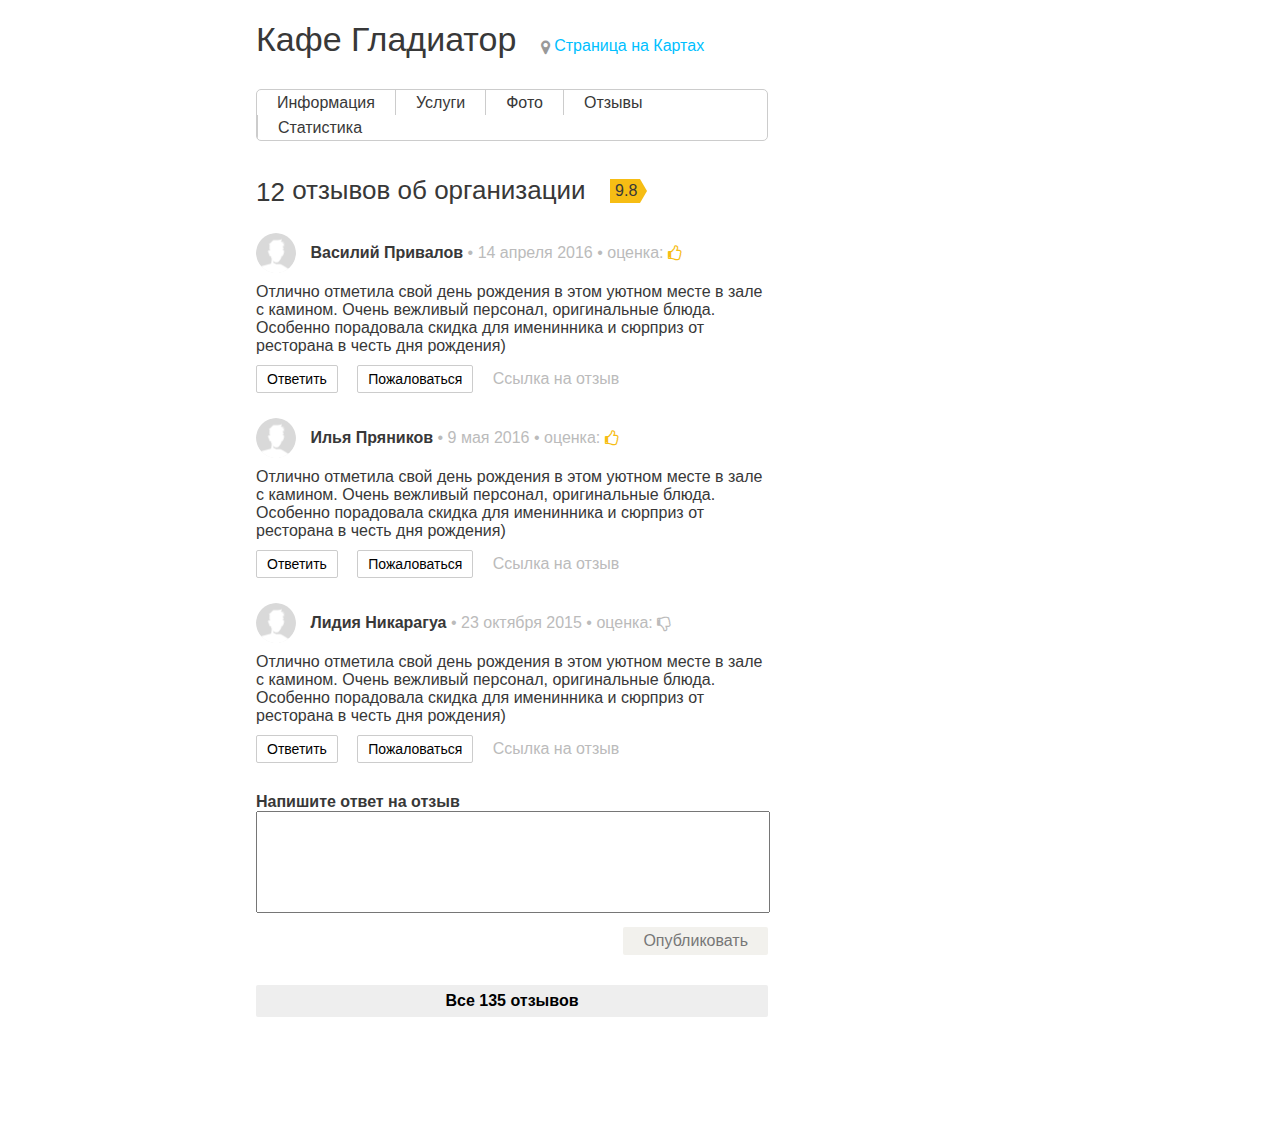
<file: homework1/Айсель Шерфединова/index.html>
<!DOCTYPE html>
<html lang="en">
<head>
	<meta charset="UTF-8">
	<title>Document</title>
	<link rel="stylesheet" href="css/font-awesome.min.css">
	<style>
		* {
			font-size: 100%;

			margin: 0;
			padding: 0;
		}
		a {
			text-decoration: none;
		}
		ul {
			list-style-type: none;
		}

		body {
			font-family: Arial,Helvetica,sans-serif;
			font-size: 16px;

			color: #383838;
			background: #fff;
		}

		.all-wrap {
			width: 40%;
			margin: 20px 0 100px 20%;
		}
		header h1 {
			font-size: 34px;
			font-weight: 500;

			display: inline-block;

			color: #383838;
		}
		.go-to-map {
			margin-left: 20px;

			color: #00bfff;
		}
		.go-to-map i {
			color: #999;
		}
		header nav {
			display: inline-block;
			overflow: hidden;

			margin: 30px 0;

			border: 1px solid #ccc;
			border-radius: 5px;
		}
		header nav li {
			float: left;

			border-left: 1px solid #ccc;
		}
		header nav li:first-child {
			border-left: none;
		}
		header nav li a {
			line-height: 25px;

			display: block;

			height: 25px;
			padding: 0 20px;

			color: #383838;
		}
		header nav li a:hover {
			background: #feeaa3;
		}


		.comments h2 {
			font-size: 26px;
			font-weight: 500;

			display: inline-block;

			vertical-align: middle;
		}
		.rating {
			position: relative;

			display: inline-block;

			margin-left: 20px;
			padding: 3px 10px 3px 5px;

			vertical-align: middle;

			background: #f6bd14;
		}
		.rating:before {
			position: absolute;
			top: 0;
			right: 0;

			content: '';

			border-top: 12px solid #fff;
			border-left: 7px solid #f6bd14;
		}
		.rating:after {
			position: absolute;
			right: 0;
			bottom: 0;

			content: '';

			border-bottom: 12px solid #fff;
			border-left: 7px solid #f6bd14;
		}
		article {
			margin-top: 25px;
		}
		article a {
			color: #bbb;
		}
		article header {
			height: 40px;

			color: #bbb;
		}
		article header  a, span, time, i, img {
			vertical-align: middle;
		}
		.user-img {
			width: 40px;
			height: 40px;
			margin-right: 10px;

			border-radius: 50%;
		}
		.username {
			font-weight: 600;

			color: #383838;
		}
		.like-icon{
			color:#f6bd14;
		}
		article main p {
			margin: 10px 0;
		}
		article button {
			font-size: 14px;

			padding: 5px 10px;

			border: 1px solid #ccc;
			border-radius: 2px;
			background: #fff;
		}
		article button:hover {
			background: #feeaa3;
		}

		button:focus {
			outline: none;
		}
		.complain-button {
			margin: 0 15px;
		}

		.reply-form {
			margin-top: 30px;
		}
		.reply-form  h1 {
			font-weight: 600;
		}
		.reply-form textarea {
			overflow: auto;

			width: 100%;
			height: 100px;

			resize: none;
		}
		.reply-form input {
			float: right;

			margin-top: 10px;
			padding: 5px 20px;

			color: #777;
			border: none;
			border-radius: 2px;
			background: #f2f1ed;
		}

		.show-all-comment {
			font-weight: 600;

			width: 100%;
			margin: 30px 0;
			padding: 7px 0;

			border: none;
			border-radius: 2px;
			background: #eee;
		}
		.show-all-comment:hover {
			background: #feeaa3;
		}

	</style>
</head>
<body>
	<div class="all-wrap">
		<header>
			<h1>Кафе Гладиатор</h1>
			<a class="go-to-map " href="#">
				<i class="fa fa-map-marker" aria-hidden="true"></i>
				Страница на Картах
			</a>
			<nav>
				<ul>
					<li><a href="#">Информация</a></li>
					<li><a href="#">Услуги</a></li>
					<li><a href="#">Фото</a></li>
					<li><a href="#">Отзывы</a></li>
					<li><a href="#">Статистика</a></li>
				</ul>
			</nav>
		</header>

		<div class="comments">
			<h2><span>12</span> отзывов об организации</h2>
			<div class="rating">9.8</div>				

			<article>
				<header>
					<a href="#">
						<img class="user-img" src="img.png" alt="">
					</a>
					<span class="username">Василий Привалов</span>
					<time>• 14 апреля 2016 •</time>
					<span>оценка:</span>
					<i class="like-icon fa fa-thumbs-o-up" aria-hidden="true"></i>
				</header>
				<main>
					<p> Отлично отметила свой день рождения в этом уютном месте в зале с камином. Очень вежливый персонал, оригинальные блюда. Особенно порадовала скидка для именинника и сюрприз от ресторана в честь дня рождения) </p>
					<button class="reply-button">Ответить</button>
					<button class="complain-button">Пожаловаться</button>
					<a href="#">Ссылка на отзыв</a>
				</main>	
			</article>


			<article>
				<header>
					<a href="#">
						<img class="user-img" src="img.png" alt="">	
					</a>
					<span class="username">Илья Пряников</span>
					<time>• 9 мая 2016 •</time>
					<span>оценка:</span>
					<i class="like-icon fa fa-thumbs-o-up" aria-hidden="true"></i>
				</header>
				<main>
					<p> Отлично отметила свой день рождения в этом уютном месте в зале с камином. Очень вежливый персонал, оригинальные блюда. Особенно порадовала скидка для именинника и сюрприз от ресторана в честь дня рождения) </p>
					<button class="reply-button">Ответить</button>
					<button class="complain-button">Пожаловаться</button>
					<a href="#">Ссылка на отзыв</a>
				</main>				
			</article>


			<article>
				<header>
					<a href="#">
						<img class="user-img" src="img.png" alt="">
					</a>
					<span class="username">Лидия Никарагуа</span>
					<time>• 23 октября 2015 •</time>
					<span>оценка:</span>
					<i class="fa fa-thumbs-o-down" aria-hidden="true"></i>
				</header>
				<main>
					<p> Отлично отметила свой день рождения в этом уютном месте в зале с камином. Очень вежливый персонал, оригинальные блюда. Особенно порадовала скидка для именинника и сюрприз от ресторана в честь дня рождения) </p>
					<button class="reply-button">Ответить</button>
					<button class="complain-button">Пожаловаться</button>
					<a href="#">Ссылка на отзыв</a>
				</main>					
				<div class="reply-form">
					<form action="">
						<h1>Напишите ответ на отзыв</h1>
						<p><textarea></textarea></p>
						<p><input type="submit" value="Опубликовать"></p>
					</form>
				</div>			
			</article>
			
			<button class="show-all-comment">Все 135 отзывов</button>
		</div>
	</div>	
</body>
</html>
</file>
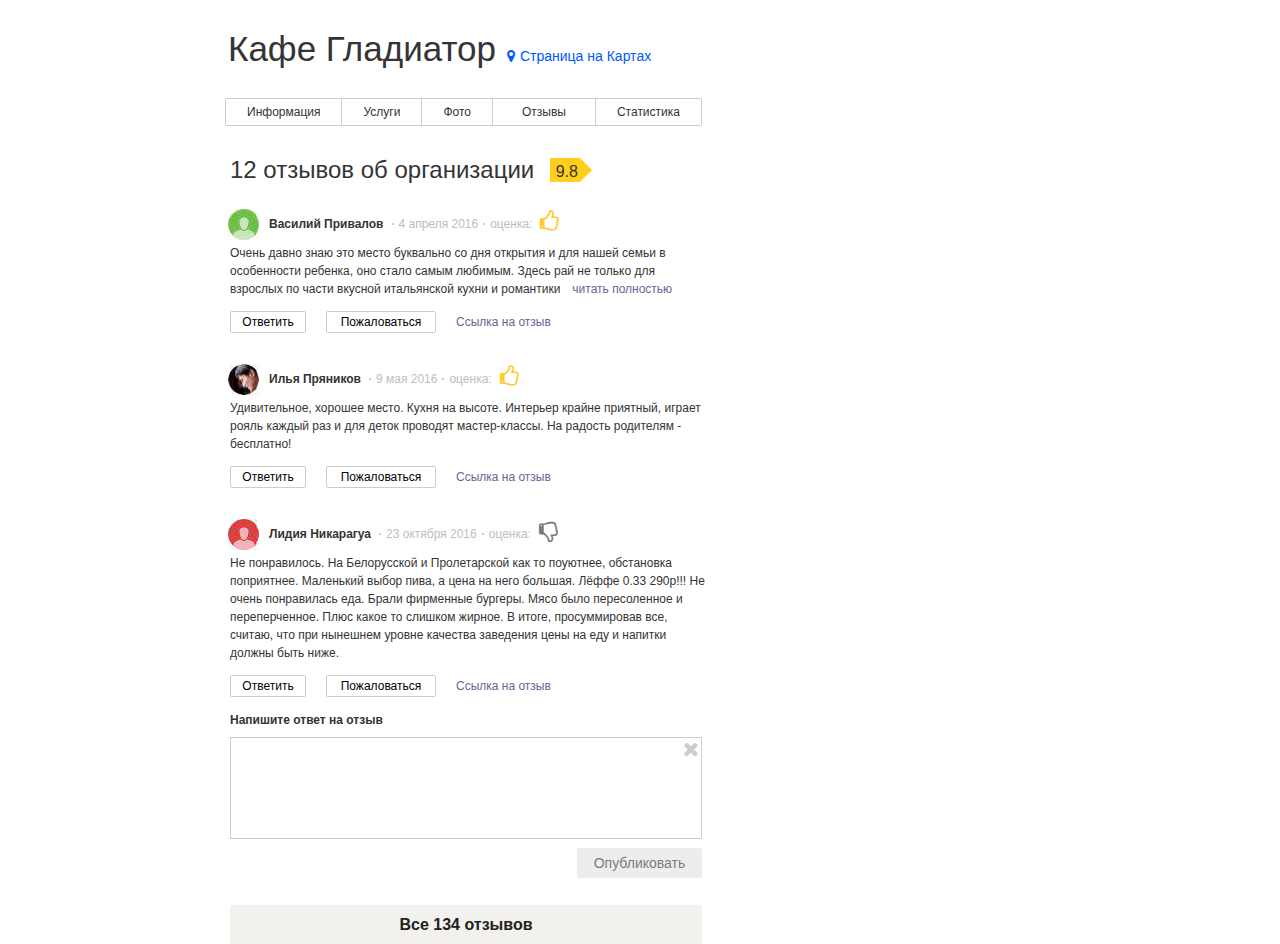
<file: homework1/Брунс Роман/index.html>
<!DOCTYPE html>
<html>
    <head>
        <meta charset="utf-8">
        <title>123</title>
        <link rel="stylesheet" href="font-awesome-4.7.0/css/font-awesome.min.css">
        <style>
            * {
                padding: 0;
                margin: 0;
                font-size: 0;
            }
            
            html {
                height: 100%;
            }
            
            input {
                outline:none;
            }
            
            body {
                height: 100%;
                font-family: Helvetica, sans-serif;
                color: #343434;
            }
            
            a, h1, h2, p {
                text-decoration: none;
                font-size: 14px;
                color: #343434;
            }
            
            /*********HEADER***********/
            
            h1 {
                display: inline-block;
                font-weight: 500;
                font-size: 35px;
                margin: 29px 11px 29px 3px;
            }
                        
            .fa-map-marker {
                margin-right: 5px;
            }
            
            #content .map {
                font-size: 14px;
                color: #0058ff;
            }

            #content {
                width: 480px;
                margin-left: 225px;
                height: 100%;
            }
            
            nav {
                width: 100%;
                height: 28px;
            }
            
            nav ul li {
                float: left;
                list-style: none;
                border-top: 1px solid #cccccc;
                border-right: 1px solid #cccccc;
                border-bottom: 1px solid #cccccc;
            }
            
            nav ul li:first-child {
                border: 1px solid #cccccc;
                border-top-left-radius: 2px;
                border-bottom-left-radius: 2px;
            }
            
            nav ul li:last-child {
                border-top: 1px solid #cccccc;
                border-right: 1px solid #cccccc;
                border-bottom: 1px solid #cccccc;
                border-top-right-radius: 2px;
                border-bottom-right-radius: 2px;
            }
            
            nav ul li a {
                display: block;
                font-size: 12px;
                padding: 6px 21px 6px 21px;
            }
            
            #review {
                padding: 6px 29px 6px 29px;
            }
            
            nav ul li a:active {
                background: #feeaa1;
            }
            
            /******Organization******/
            
            h2 {
                display: inline-block;
                float: left;
                font-weight: 100;
                font-size: 24px;
                margin-top: 30px;
                margin-left: 5px;
            }
            
            #icon_1 {
                display: table;
                float: left;
                width: 30px;
                height: 24px;
                background: #ffcf1b;
                margin-left: 16px;
                margin-top: 32px;
            }
            
            #icon_2 {
                /*display: block;*/
                float: left;
                margin-top: 32px;
                border-color: transparent transparent transparent #ffcf1b; 
                border-style: solid; 
                border-width: 12px 12px 12px 12px; 
            }
            
            #icon_1 p {
                display: table-cell;
                vertical-align: middle;
                text-align: center;
                padding-top: 3px;
                padding-left: 3px;
                font-size: 16px;
            }
            
            /******Coment*******/
            
            .comment_block {
                display: inline-block;
                width: 100%;
                margin-top: 25px;
                margin-bottom: 6px;
                /*background: red;*/
            }
            
            .comment_avatar {
                float: left;
                width: 31px;
                height: 31px;
                margin-left: 3px;
            }
            
            .comment_name {
                float: left;
                font-size: 12px;
                font-weight: 600;
                padding-left: 10px;
                padding-right: 3px;
                line-height: 31px;
            }
            
            .comment_point {
                width: 2px;
                height: 2px;
                border-radius: 50%;
                background: #bdbdbd;
                float: left;
                margin-top: 14px;
                margin-left: 5px;
            }
            
            .comment_date {
                float: left;
                color: #bdbdbd;
                padding-left: 5px;
                line-height: 31px;
                font-size: 12px;
            }
            
            .like {
                float: left;
                width: 21px;
                height: 21px;
                font-size: 22px;
                line-height: 26px;
                padding-left: 8px;
                color: #ffca2a;
                
            }
            
            .dislike {
                float: left;
                width: 21px;
                height: 21px;
                font-size: 22px;
                line-height: 26px;
                padding-left: 8px;
                color: #797979;
            }
            
            .comment_text {
                padding-top: 35px;
                padding-left: 5px;
                font-size: 12px;
                /*font-weight: bold;*/
                line-height: 18px;
            }
            
            .more_reading {
                padding-left: 12px;
                font-size: 12px;
                /*font-weight: normal;*/
                color: #6a6396;
            }
            
            .comment_button_answer:active, .comment_button_report:active {
                background: #feeaa1;
            }
            
            .comment_button_answer {
                width: 76px;
                margin-left: 5px;
                height: 22px;
                font-size: 12px;
                margin-top: 13px;
                background: white;
                border: 1px solid #cccccc;
                border-radius: 2px;
            }
            
            .comment_button_report {
                width: 110px;
                margin-left: 20px;
                height: 22px;
                font-size: 12px;
                margin-top: 13px;
                background: white;
                border: 1px solid #cccccc;
                border-radius: 2px;
            }
            
            .comment_link {
                font-size: 12px;
                padding: 20px;
                color: #6a6396;
            }
            
            .comment_review {
                font-weight: 600;
                margin-left: 5px;
                margin-top: 10px;
                font-size: 12px;
            }
            
            .comment {
                width: 470px;
                height: 100px;
                margin-top: 10px;
                margin-left: 5px;
                /*margin-right: 5px;*/
                background: white;
                border-color: #cccccc;
                resize: none;
                font-size: 14px;
                outline: none;
            }
            
            .fa-times {
                position: relative;
                font-size: 20px;
                font-weight: 100;
                top: -100px;
                left: 458px;
                color: #cccccc;
            }
            
            .publish {
                font-size: 14px;
                color: #7c7c7c;
                width: 125px;
                height: 30px;
                margin-left: 352px;
                margin-top: -11px;
                background: #ededed;
                border: 0px;
                border-radius: 2px;
            }
            
            .publish:active {
                background: #feeaa1;
            }
            
            .all_comments {
                font-size: 16px;
                color: #22211d;
                font-weight: 600;
                /*width: 100%;*/
                width: 472px;
                height: 39px;
                margin-left: 5px;
                margin-top: 27px;
                background: #f2f1ed;
                border: 0px;
                border-radius: 2px;
            }
            
            
        </style>
    </head>
    
    <body>
        <div id="content">
            <h1>Кафе Гладиатор</h1>
            <a href="#" class="map"><i class="fa fa-map-marker" aria-hidden="true"></i>Страница на Картах</a>
            <nav>
                <ul>
                    <li><a href="#">Информация</a></li>
                    <li><a href="#">Услуги</a></li>
                    <li><a href="#">Фото</a></li>
                    <li><a href="#" id="review">Отзывы</a></li>
                    <li><a href="#">Статистика</a></li>
                </ul>
            </nav>
            <h2>12 отзывов об организации</h2>
            <div id="icon_1"><p>9.8</p></div>
            <div id="icon_2"></div>
            
            <!--Comment-->
            <div class="comment_block">
                <img src="img/img1.jpg" class="comment_avatar" alt="">
                <p class="comment_name">Василий Привалов</p>
                <div class="comment_point"></div>
                <p class="comment_date">4 апреля 2016</p>
                <div class="comment_point"></div>
                <p class="comment_date">оценка:</p>
                <p class="like"><i class="fa fa-thumbs-o-up" aria-hidden="true"></i></p>
                <p class="comment_text">Очень давно знаю это место буквально со дня открытия и для нашей семьи в особенности ребенка, оно стало самым любимым. Здесь рай не только для взрослых по части вкусной итальянской кухни и романтики<a href="#" class="more_reading">читать полностью</a></p>
                <input type="button" class="comment_button_answer" value="Ответить">
                <input type="button" class="comment_button_report" value="Пожаловаться">
                <a href="#" class="comment_link">Ссылка на отзыв</a>
            </div>
            
            <div class="comment_block">
                <img src="img/img2.jpg" class="comment_avatar" alt="">
                <p class="comment_name">Илья Пряников</p>
                <div class="comment_point"></div>
                <p class="comment_date">9 мая 2016</p>
                <div class="comment_point"></div>
                <p class="comment_date">оценка:</p>
                <p class="like"><i class="fa fa-thumbs-o-up" aria-hidden="true"></i></p>
                <p class="comment_text">Удивительное, хорошее место. Кухня на высоте. Интерьер крайне приятный, играет рояль каждый раз и для деток проводят мастер-классы. На радость родителям - бесплатно!</p>
                <input type="button" class="comment_button_answer" value="Ответить">
                <input type="button" class="comment_button_report" value="Пожаловаться">
                <a href="#" class="comment_link">Ссылка на отзыв</a>
            </div>
            
            <div class="comment_block">
                <img src="img/img3.jpg" class="comment_avatar" alt="">
                <p class="comment_name">Лидия Никарагуа</p>
                <div class="comment_point"></div>
                <p class="comment_date">23 октября 2016</p>
                <div class="comment_point"></div>
                <p class="comment_date">оценка:</p>
                <p class="dislike"><i class="fa fa-thumbs-o-down" aria-hidden="true"></i></p>
                <p class="comment_text">Не понравилось. На Белорусской и Пролетарской как то поуютнее, обстановка поприятнее. Маленький выбор пива, а цена на него большая. Лёффе 0.33 290р!!! Не очень понравилась еда. Брали фирменные бургеры. Мясо было пересоленное и переперченное. Плюс какое то слишком жирное. В итоге, просуммировав все, считаю, что при нынешнем уровне качества заведения цены на еду и напитки должны быть ниже.</p>
                <input type="button" class="comment_button_answer" value="Ответить">
                <input type="button" class="comment_button_report" value="Пожаловаться">
                <a href="#" class="comment_link">Ссылка на отзыв</a>
            </div>
            
            <p class="comment_review">Напишите ответ на отзыв</p>
            <textarea class="comment" name="" id="" cols="30" rows="10"></textarea><a href="#" class="fa fa-times" aria-hidden="true"></a>
            <input type="button" value="Опубликовать" class="publish">
            <input type="button" value="Все 134 отзывов" class="all_comments">
            
        </div>
    </body>
</html>
</file>
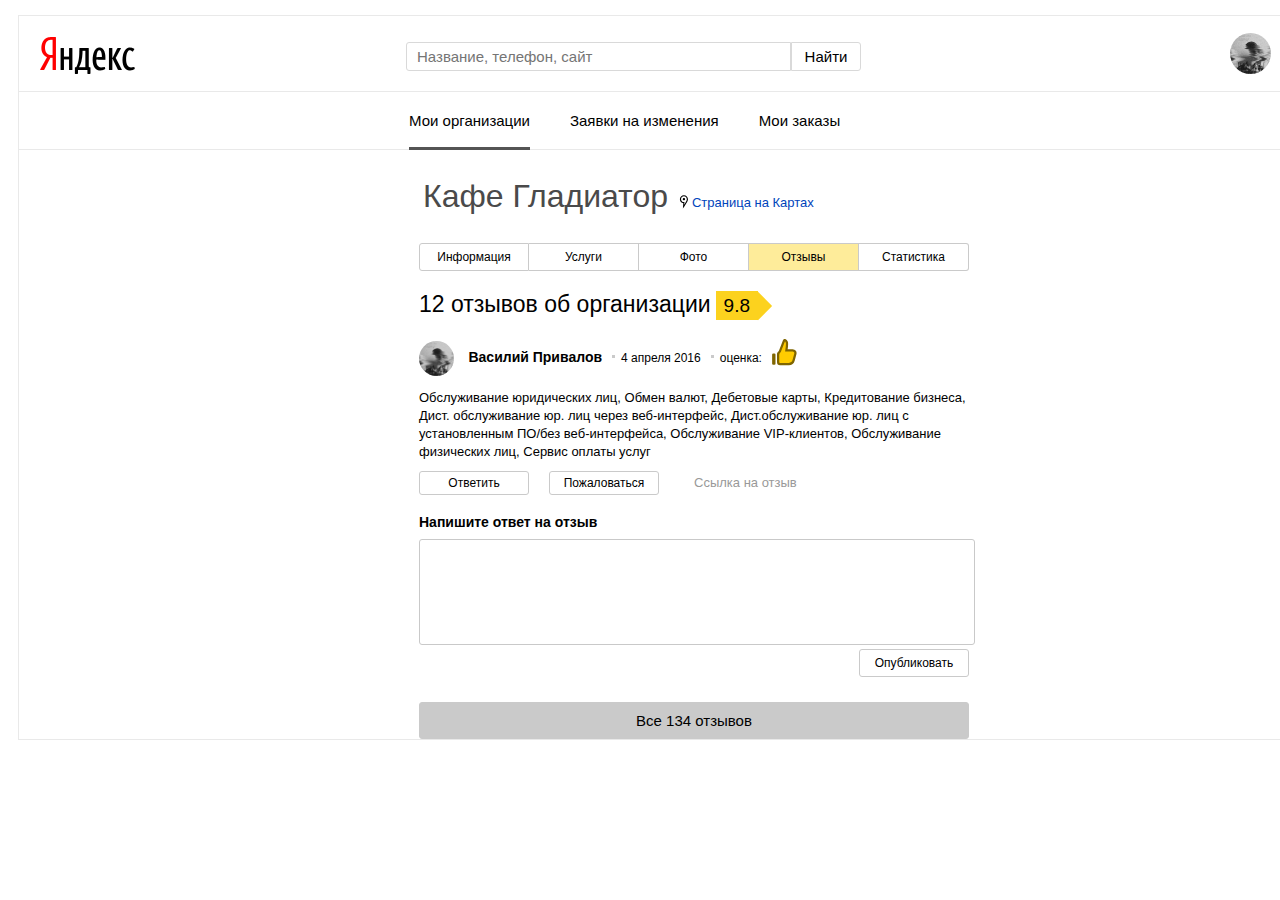
<file: homework1/Илья Дегтярёв/index.html>
<!doctype html>
<html lang="en">
<head>
    <meta charset="UTF-8">
    <meta name="viewport"
          content="width=device-width, user-scalable=no, initial-scale=1.0, maximum-scale=1.0, minimum-scale=1.0">
    <meta http-equiv="X-UA-Compatible" content="ie=edge">
    <title>Document</title>
    <link rel="stylesheet" href="style.css">
</head>
<body>
<header class="header-top">
    <a href=""><div class="header-top-logo"></div></a><!--
    --><form action="#" class="header-top-search">
        <input type="text" placeholder="Название, телефон, сайт" class="header-top-input hover"><!--
        --><button type="submit" class="header-top-btn hover">Найти</button>
    </form>
    <img src="avatar.jpg" class="header-top-avatar">
</header>
<div class="header-nav">
    <a href="#" class="header-nav-a active">Мои организации</a><!--
    --><a href="#" class="header-nav-a">Заявки на изменения</a><!--
    --><a href="#" class="header-nav-a">Мои заказы</a>
</div>
<div class="body-wrap">
<header class="header">
    <h1 class="header-title">Кафе Гладиатор</h1><!--
    --><a href="#" class="header-maplink">Страница на Картах</a>
</header>
<nav class="menu">
    <button class="menu-btn">Информация</button>
    <button class="menu-btn">Услуги</button>
    <button class="menu-btn">Фото</button>
    <button class="menu-btn active-btn">Отзывы</button>
    <button class="menu-btn">Статистика</button>
</nav>
<section class="top">
    <p class="top-title">12 отзывов об организации</p><!--
    --><figure class="top-score">9.8</figure>
</section><!--
    --><section class="feedback">
    <article class="feedback-one">
       <header class="feedback-one-name">
           <img src="avatar.jpg" class="feedback-one-name-avatar">
           <span class="feedback-one-name-username">Василий Привалов</span><!--
        --><span class="feedback-one-name-date">4 апреля 2016</span><!--
        --><span class="feedback-one-name-vote">оценка:</span><!--
           --><figure class="feedback-one-name-icon"></figure>
       </header>
       <main class="feedback-one-text">Обслуживание юридических лиц, Обмен валют, Дебетовые карты, Кредитование бизнеса, Дист. обслуживание юр. лиц через веб-интерфейс, Дист.обслуживание юр. лиц с установленным ПО/без веб-интерфейса, Обслуживание VIP-клиентов, Обслуживание физических лиц, Сервис оплаты услуг</main>
       <footer class="feedback-one-btn">
           <button class="feedback-one-btn-btn hover">Ответить</button><!--
           --><button class="feedback-one-btn-btn hover">Пожаловаться</button><!--
           --><a href="#" class="feedback-one-btn-link">Ссылка на отзыв</a>
       </footer>
    </article>
    <form class="add-feedback">
          <label class="add-feedback-title">Напишите ответ на отзыв</label>
          <textarea class="add-feedback-textarea hover"></textarea>
          <input type="submit" class="add-feedback-btn hover" value="Опубликовать" disabled>
    </form>
    <button class="all-feedback">Все 134 отзывов</button>
</section>
</div>
</body>
</html>
</file>
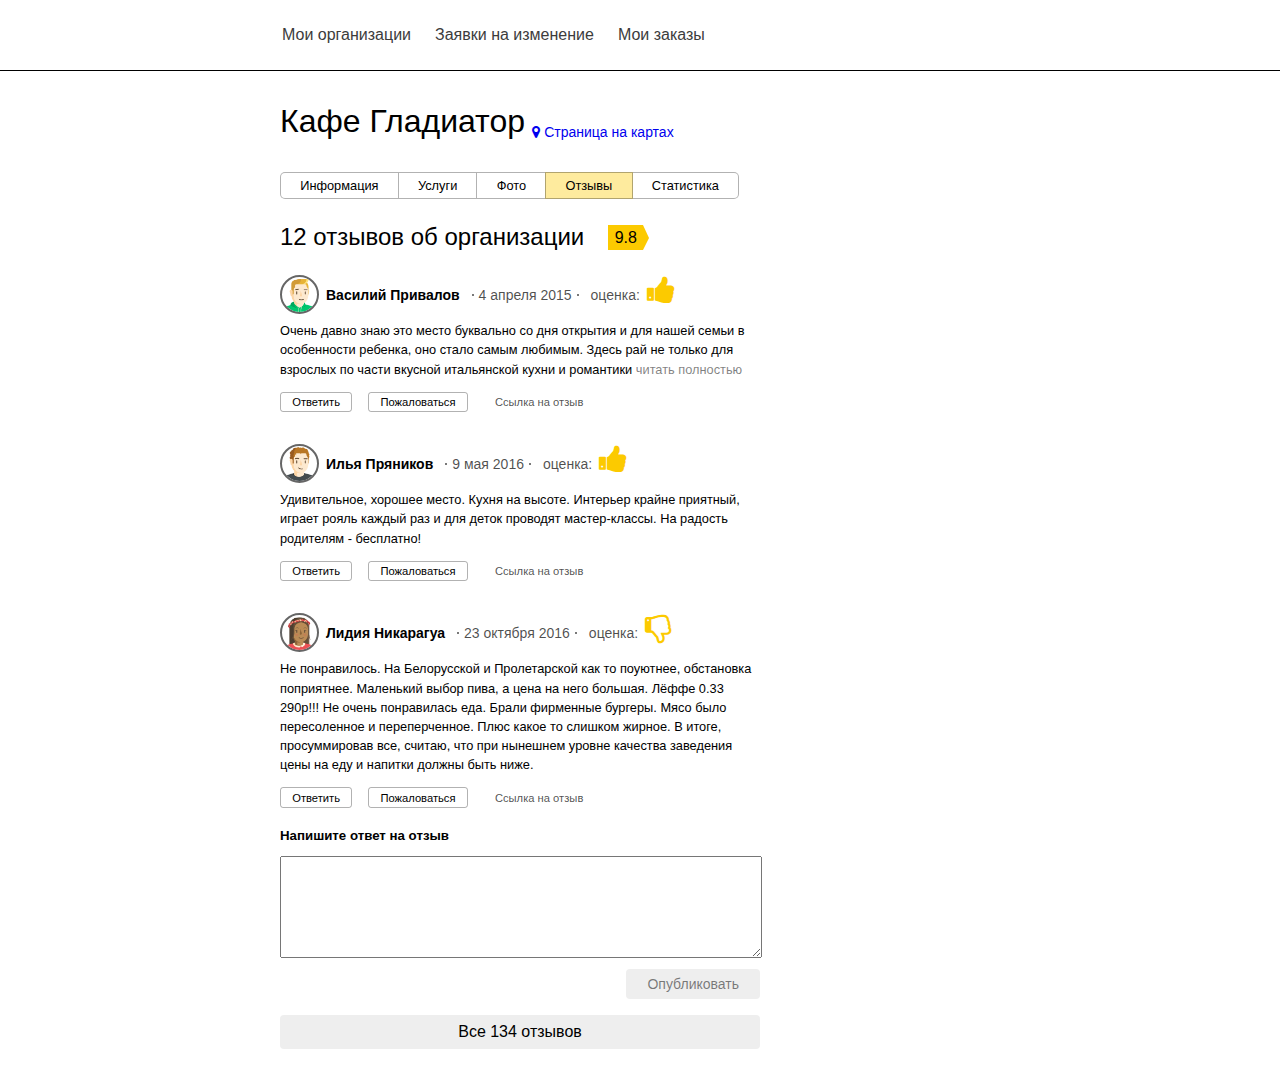
<file: homework1/Кирилл Мартынов/index.html>
<!DOCTYPE html>
<html lang="en">
<head>
  <meta charset="UTF-8" />
  <title>Яндекс Справочник</title>
  <link href="https://fonts.googleapis.com/css?family=Roboto:300,400,700" rel="stylesheet">
  <link rel="stylesheet" href="css/font-awesome.min.css">
  <link rel="stylesheet" href="css/style.css">
</head>
<body>
  <nav class="main-nav">
    <ul>
      <li><a href="#">Мои организации</a></li>
      <li><a href="#">Заявки на изменение</a></li>
      <li><a href="#">Мои заказы</a></li>
    </ul>
  </nav>

  <main>

    <header class="main-header">
      <div class="heading-container">
        <h1>Кафе Гладиатор</h1>
        <a href="#"><i class="fa fa-map-marker" aria-hidden="true"></i>Страница на картах</a>
      </div>
      <nav>
        <ul>
          <li><a href="#">Информация</a></li>
          <li><a href="#">Услуги</a></li>
          <li><a href="#">Фото</a></li>
          <li class="active-link"><a href="#">Отзывы</a></li>
          <li><a href="#">Статистика</a></li>
        </ul>
      </nav>
    </header>

    <section>
      <div class="heading-container">
        <h2>12 отзывов об организации</h2>
        <span>9.8</span>
      </div>
      <article>
        <header class="profile-header">
          <img src="img/person-1.png" alt="" class="profile-photo" />
          <h4 class="profile-name">Василий Привалов</h4>
          <span class="profile-date">4 апреля 2015</span>
          <span class="profile-score">оценка:</span><i class="fa fa-thumbs-up" aria-hidden="true"></i>
        </header>
        <p class="profile-comment">
          Очень давно знаю это место буквально со дня открытия и для нашей семьи в особенности ребенка, оно стало самым любимым. Здесь рай не только для взрослых по части вкусной итальянской кухни и романтики
          <a href="" class="profile-comment-read-more">читать полностью</a>
        </p>
        <footer class="profile-footer">
          <nav>
            <ul>
              <li><a href="#">Ответить</a></li>
              <li><a href="#">Пожаловаться</a></li>
              <li><a href="#">Ссылка на отзыв</a></li>
            </ul>
          </nav>
        </footer>
      </article>

      <article>
        <header class="profile-header">
          <img src="img/person-2.png" alt="" class="profile-photo" />
          <h4 class="profile-name">Илья Пряников</h4>
          <span class="profile-date">9 мая 2016</span>
          <span class="profile-score">оценка:</span><i class="fa fa-thumbs-up" aria-hidden="true"></i>
        </header>
        <p class="profile-comment">
          Удивительное, хорошее место. Кухня на высоте. Интерьер крайне приятный, играет рояль каждый раз и для деток проводят мастер-классы. На радость родителям - бесплатно!
        </p>
        <footer class="profile-footer">
          <nav>
            <ul>
              <li><a href="#">Ответить</a></li>
              <li><a href="#">Пожаловаться</a></li>
              <li><a href="#">Ссылка на отзыв</a></li>
            </ul>
          </nav>
        </footer>
      </article>

      <article>
        <header class="profile-header">
          <img src="img/person-3.png" alt="" class="profile-photo" />
          <h4 class="profile-name">Лидия Никарагуа</h4>
          <span class="profile-date">23 октября 2016</span>
          <span class="profile-score">оценка:</span><i class="fa fa-thumbs-o-down" aria-hidden="true"></i>
        </header>
        <p class="profile-comment">
          Не понравилось. На Белорусской и Пролетарской как то поуютнее, обстановка поприятнее. Маленький выбор пива, а цена на него большая. Лёффе 0.33 290р!!! Не очень понравилась еда. Брали фирменные бургеры. Мясо было пересоленное и переперченное. Плюс какое то слишком жирное. В итоге, просуммировав все, считаю, что при нынешнем уровне качества заведения цены на еду и напитки должны быть ниже.
        </p>
        <footer class="profile-footer">
          <nav>
            <ul>
              <li><a href="#">Ответить</a></li>
              <li><a href="#">Пожаловаться</a></li>
              <li><a href="#">Ссылка на отзыв</a></li>
            </ul>
          </nav>
        </footer>
        <div class="textarea-answer clearfix">
          <h5>Напишите ответ на отзыв</h5>
          <textarea name="" id=""></textarea>
          <a href="#">Опубликовать</a>
        </div>
        <a href="#" class="show-all-reviews">Все 134 отзывов</a>
      </article>

    </section>



  </main>
</body>
</html>
</file>
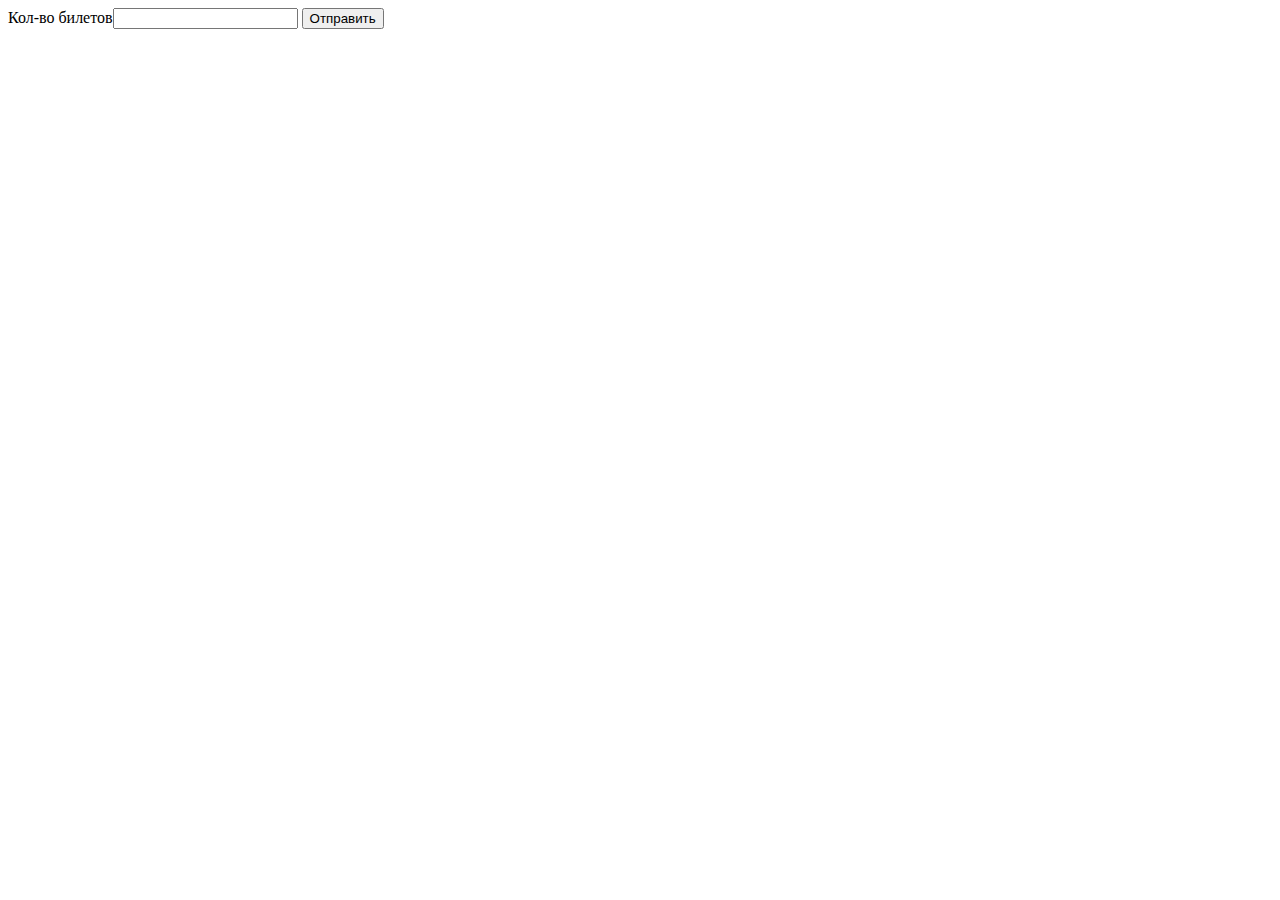
<file: homework2/Брунс Роман/index.html>
<!DOCTYPE html>
<html>
    <head>
        <title>123</title>
        <meta charset="utf-8">
    </head>
    
    <body>
        <label>Кол-во билетов</label><input type="text" id="ticketsNumber">
        <button id="getNumber">Отправить</button>
        <div id="ticketsBlock"></div>
        <button id="go" style="display : none">Отправить</button>
        <script>
            document.getElementById('getNumber').onclick = function () {
                document.getElementById('go').style = ("display : block");
                var quantityTicets = document.getElementById('ticketsNumber').value;
                
                for (var i = 0; i < quantityTicets; i++) {
                    document.getElementById('ticketsBlock').innerHTML += ("от <input type='text' id='firstCity"+i+"'> до <input type='text' id='secondCity"+i+"'><br>");
                }

                document.getElementById('go').onclick = function () {
                    var first = document.getElementById('firstCity0').value,
                        second = document.getElementById('secondCity0').value,
                        ticket = 0,
                        attendance = 0,
                        visited = [first, second];

                    for (var j = 1; j < quantityTicets; j++) {
                        var appointmentCity = document.getElementById('firstCity'+j).value,
                            ensuingCity = document.getElementById('secondCity'+j).value;
                            if (second === appointmentCity) {
                                attendance = parseInt(attendanceCheck());
                                
                                if (attendance === 0) {
                                    second = ensuingCity;
                                    first = appointmentCity;
                                    ticket = j;
                                    visited.push(second);
                                    j = -1;
                                } else {
                                    continue;
                                }
                            }
                    }
                    
                    if (visited.length != 2) {
                        alert(visited.join(' - '));
                    } else alert("построить маршрут невозможно!");
                    
                    function attendanceCheck () {
                        var check = 0;
                        
                        for (var i = 0; i < visited.length; i++) {
                            
                            if (ensuingCity === visited[i]) {
                                check++;
                                return check;
                            }
                        }
                        return 0;
                    }
                }
            }
        </script>
    </body>
</html>
</file>
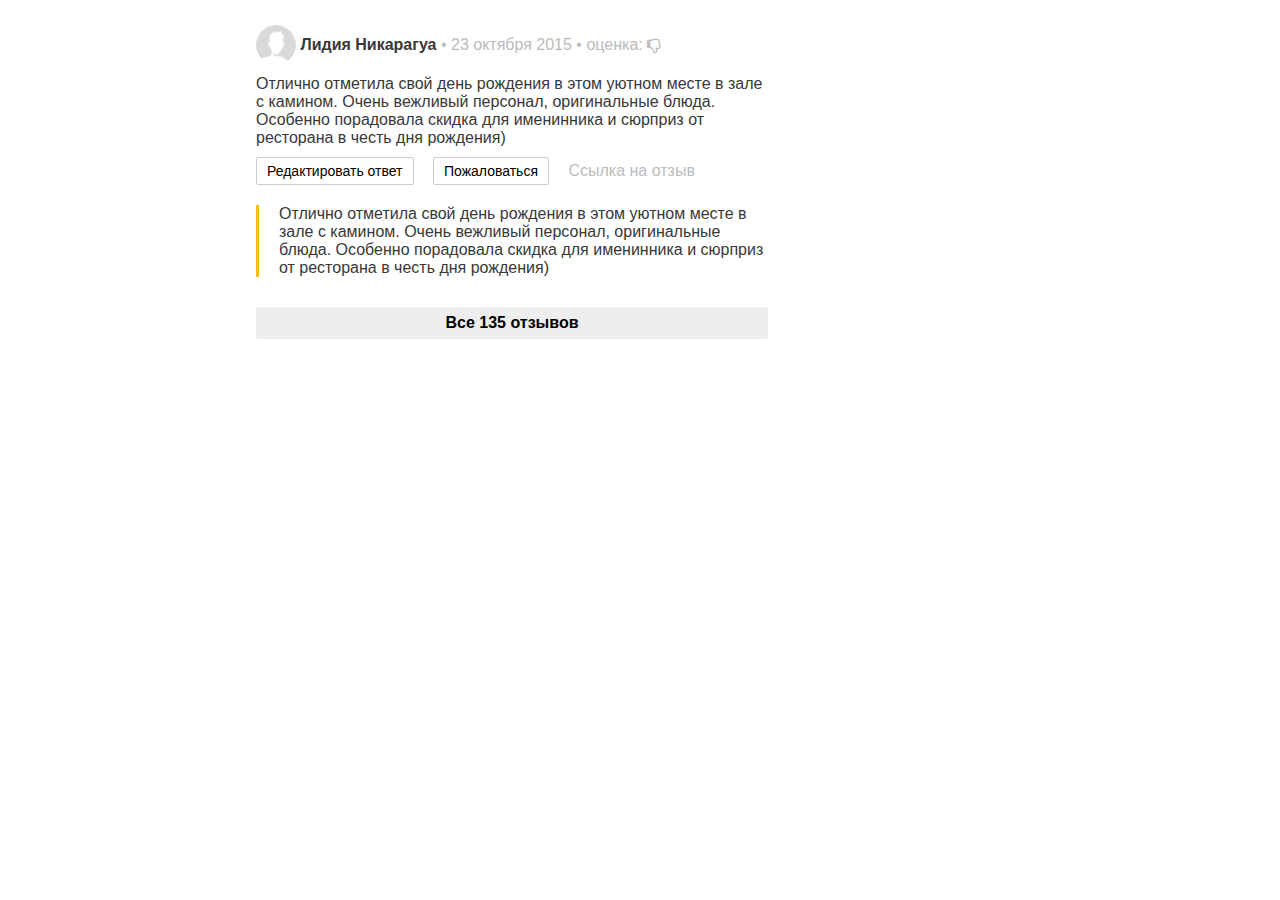
<file: homework1/Айсель Шерфединова/comment.html>
<!DOCTYPE html>
<html lang="en">
<head>
	<meta charset="UTF-8">
	<title>Document</title>
	<link rel="stylesheet" href="css/font-awesome.min.css">
	<style>
		*{
		    margin: 0;
		    padding: 0;
		    font-size: 100%;
		}
		a{
		    text-decoration: none;
		}
		body{
		    font-family: Arial,Helvetica,sans-serif;

		    color: #383838;
		    background: #fff;
		}
		.wrap{
		    width: 40%;
		    margin: 20px 0 100px 20%;
		}
		article{
		    margin-top: 25px;
		}
		article a{
		    color: #bbb;
		}
		article  header{
		    height: 40px;

		    color: #bbb;
		}
		article  header  a,span,time,i,img{
		    vertical-align: middle;
		}

		.user-img{
		    width: 40px;
		    height: 40px;

		    border-radius: 50%;
		}
		.username{
		    font-weight: 600;

		    color: #383838;
		}
		article  main  p{
		    margin: 10px 0;
		}
		article button{
		    font-size: 14px;

		    padding: 5px 10px;

		    border: 1px solid #ccc;
		    border-radius: 2px;
		    background: #fff;
		}
		article button:hover{
		    background: #feeaa3;
		}
		.complain-button{
		    margin: 0 15px;
		}
		.reply-for-comment{
		    margin-top: 20px;
		    padding-left: 20px;

		    border-left: 3px solid #f6bd14;
		}
		.show-all-comment{
		    font-weight: 600;

		    width: 100%;
		    margin: 30px 0;
		    padding: 7px 0;

		    border: none;
		    border-radius: 2px;
		    background: #eee;
		}
		.show-all-comment:hover{
		    background: #feeaa3;
		}

	</style>
</head>
<body>
	<div class="wrap">
		<article>
			<header>
				<a href="#">
					<img class="user-img" src="img.png" alt="">
				</a>
				<span class="username">Лидия Никарагуа</span>
				<time>• 23 октября 2015 •</time>
				<span class="mark">оценка:</span>
				<i class="fa fa-thumbs-o-down" aria-hidden="true"></i>
			</header>		
			<main>			
				<p> Отлично отметила свой день рождения в этом уютном месте в зале с камином. Очень вежливый персонал, оригинальные блюда. Особенно порадовала скидка для именинника и сюрприз от ресторана в честь дня рождения) </p>
				<button class="reply-button">Редактировать ответ</button>
				<button class="complain-button">Пожаловаться</button>
				<a href="#">Ссылка на отзыв</a>
			</main>
			<div class="reply-for-comment">
				<p>Отлично отметила свой день рождения в этом уютном месте в зале с камином. Очень вежливый персонал, оригинальные блюда. Особенно порадовала скидка для именинника и сюрприз от ресторана в честь дня рождения)</p>
			</div>
		</article>
		<button class="show-all-comment">Все 135 отзывов</button>
	</div>	
</body>
</html>
</file>
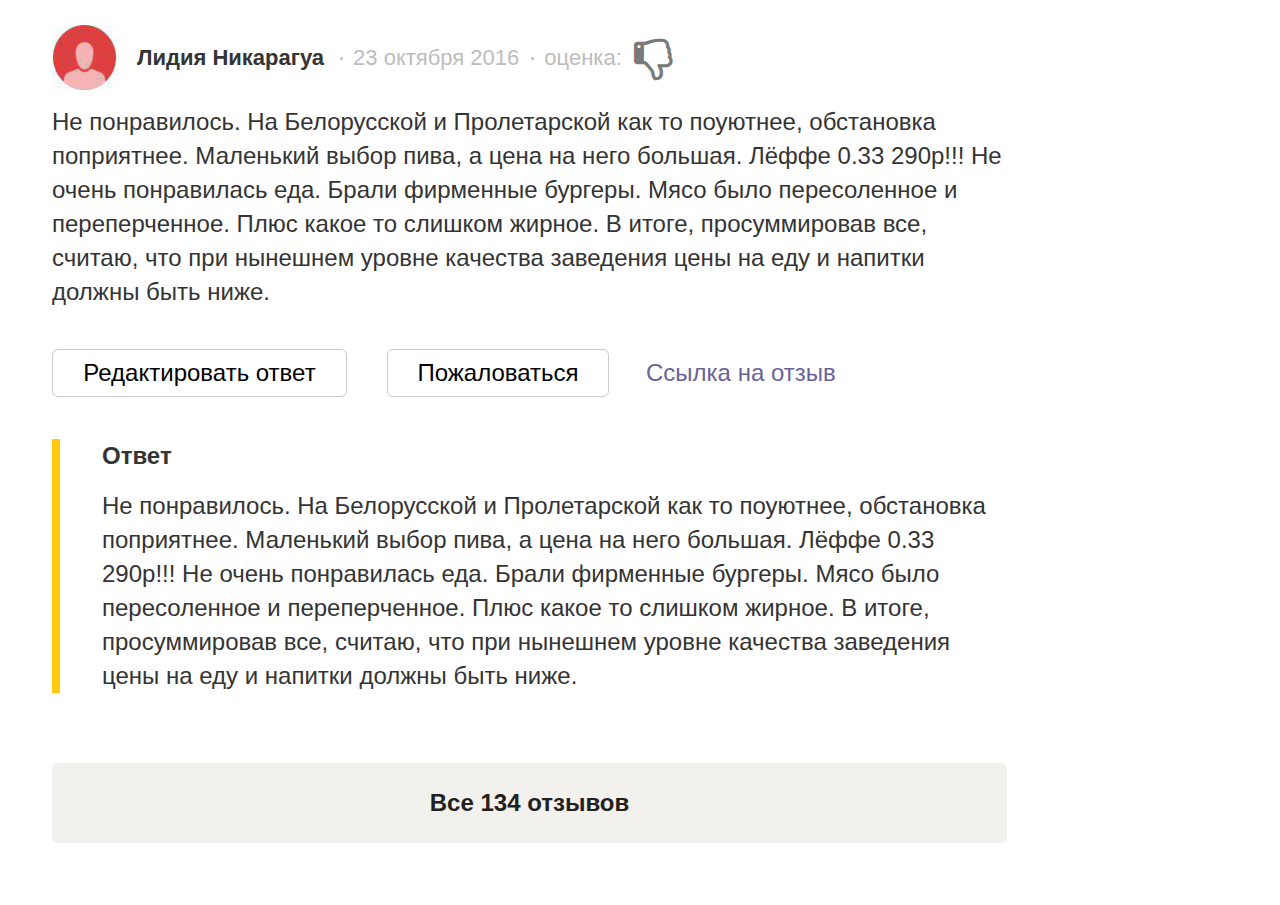
<file: homework1/Брунс Роман/index2.html>
<!DOCTYPE html>
<html>
    <head>
        <meta charset="utf-8">
        <title>123</title>
        <link rel="stylesheet" href="font-awesome-4.7.0/css/font-awesome.min.css">
        <style>
            * {
                padding: 0;
                margin: 0;
                font-size: 0;
            }
            
            html {
                height: 100%;
            }
            
            input {
                outline:none;
            }
            
            body {
                height: 100%;
                font-family: Helvetica, sans-serif;
                color: #343434;
            }
            
            a, h1, h2, p {
                text-decoration: none;
                font-size: 14px;
                color: #343434;
            }
            
            /*********HEADER***********/
            
            h1 {
                display: inline-block;
                font-weight: 500;
                font-size: 35px;
                margin: 29px 11px 29px 3px;
            }
                        
            .fa-map-marker {
                margin-right: 5px;
            }
            
            #content .map {
                font-size: 14px;
                color: #0058ff;
            }

            #content {
                width: 955px;
                margin-left: 52px;
                height: 100%;
            }
            
            /******Coment*******/
            
            .comment_block {
                display: inline-block;
                width: 100%;
                margin-top: 25px;
                /*background: red;*/
            }
            
            .comment_avatar {
                float: left;
                width: 65px;
                height: 65px;
            }
            
            .comment_name {
                float: left;
                font-size: 22px;
                font-weight: 600;
                padding-left: 20px;
                padding-right: 4px;
                line-height: 65px;
            }
            
            .comment_point {
                width: 3px;
                height: 3px;
                border-radius: 50%;
                background: #bdbdbd;
                float: left;
                margin-top: 32px;
                margin-left: 12px;
            }
            
            .comment_date {
                float: left;
                color: #bdbdbd;
                padding-left: 10px;
                line-height: 65px;
                font-size: 22px;
            }
            
            .dislike {
                float: left;
                width: 45px;
                height: 45px;
                font-size: 45px;
                padding-left: 12px;
                color: #797979;
            }
            
            .fa-thumbs-o-down {
                line-height: 65px;
            }
            
            .comment_text {
                padding-top: 80px;
                font-size: 24px;
                /*font-weight: bold;*/
                line-height: 34px;
            }
            
            .more_reading {
                padding-left: 12px;
                font-size: 12px;
                /*font-weight: normal;*/
                color: #6a6396;
            }
            
            .comment_button_answer:active, .comment_button_report:active {
                background: #feeaa1;
            }
            
            .comment_button_answer {
                width: 295px;
                height: 48px;
                font-size: 24px;
                margin-top: 40px;
                background: white;
                border: 1px solid #cccccc;
                border-radius: 6px;
            }
            
            .comment_button_report {
                width: 222px;
                margin-left: 40px;
                height: 48px;
                font-size: 24px;
                margin-top: 40px;
                background: white;
                border: 1px solid #cccccc;
                border-radius: 6px;
            }
            
            .comment_link {
                font-size: 24px;
                padding-left: 37px;
                color: #6a6396;
            }
            
            .editing {
                width: calc(100%-8px);
                margin-top: 42px;
                border-left: 8px solid #ffc90f;
            }
            
            .editing p {
                padding-left: 42px;
                font-size: 24px;
                line-height: 34px;
            }
            
            .contents {
                padding-bottom: 16px;
                font-weight: 600;
            }
            
            .all_comments {
                font-size: 24px;
                color: #22211d;
                font-weight: 600;
                width: 100%;
                height: 80px;
                margin-top: 70px;
                margin-bottom: 62px;
                background: #f2f1ed;
                border: 0px;
                border-radius: 6px;
            }
            
            
            
        </style>
    </head>
    
    <body>
        <div id="content">
            
            <div class="comment_block">
                <img src="img/img3.1.jpg" class="comment_avatar" alt="">
                <p class="comment_name">Лидия Никарагуа</p>
                <div class="comment_point"></div>
                <p class="comment_date">23 октября 2016</p>
                <div class="comment_point"></div>
                <p class="comment_date">оценка:</p>
                <p class="dislike"><i class="fa fa-thumbs-o-down" aria-hidden="true"></i></p>
                <p class="comment_text">Не понравилось. На Белорусской и Пролетарской как то поуютнее, обстановка поприятнее. Маленький выбор пива, а цена на него большая. Лёффе 0.33 290р!!! Не очень понравилась еда. Брали фирменные бургеры. Мясо было пересоленное и переперченное. Плюс какое то слишком жирное. В итоге, просуммировав все, считаю, что при нынешнем уровне качества заведения цены на еду и напитки должны быть ниже.</p>
                <input type="button" class="comment_button_answer" value="Редактировать ответ">
                <input type="button" class="comment_button_report" value="Пожаловаться">
                <a href="#" class="comment_link">Ссылка на отзыв</a>
            </div>
            
            <div class="editing">
                    <p class="contents">Ответ</p>
                    <p>Не понравилось. На Белорусской и Пролетарской как то поуютнее, обстановка поприятнее. Маленький выбор пива, а цена на него большая. Лёффе 0.33 290р!!! Не очень понравилась еда. Брали фирменные бургеры. Мясо было пересоленное и переперченное. Плюс какое то слишком жирное. В итоге, просуммировав все, считаю, что при нынешнем уровне качества заведения цены на еду и напитки должны быть ниже.</p>
            </div>
            
            <input type="button" value="Все 134 отзывов" class="all_comments">
            
        </div>
    </body>
</html>
</file>
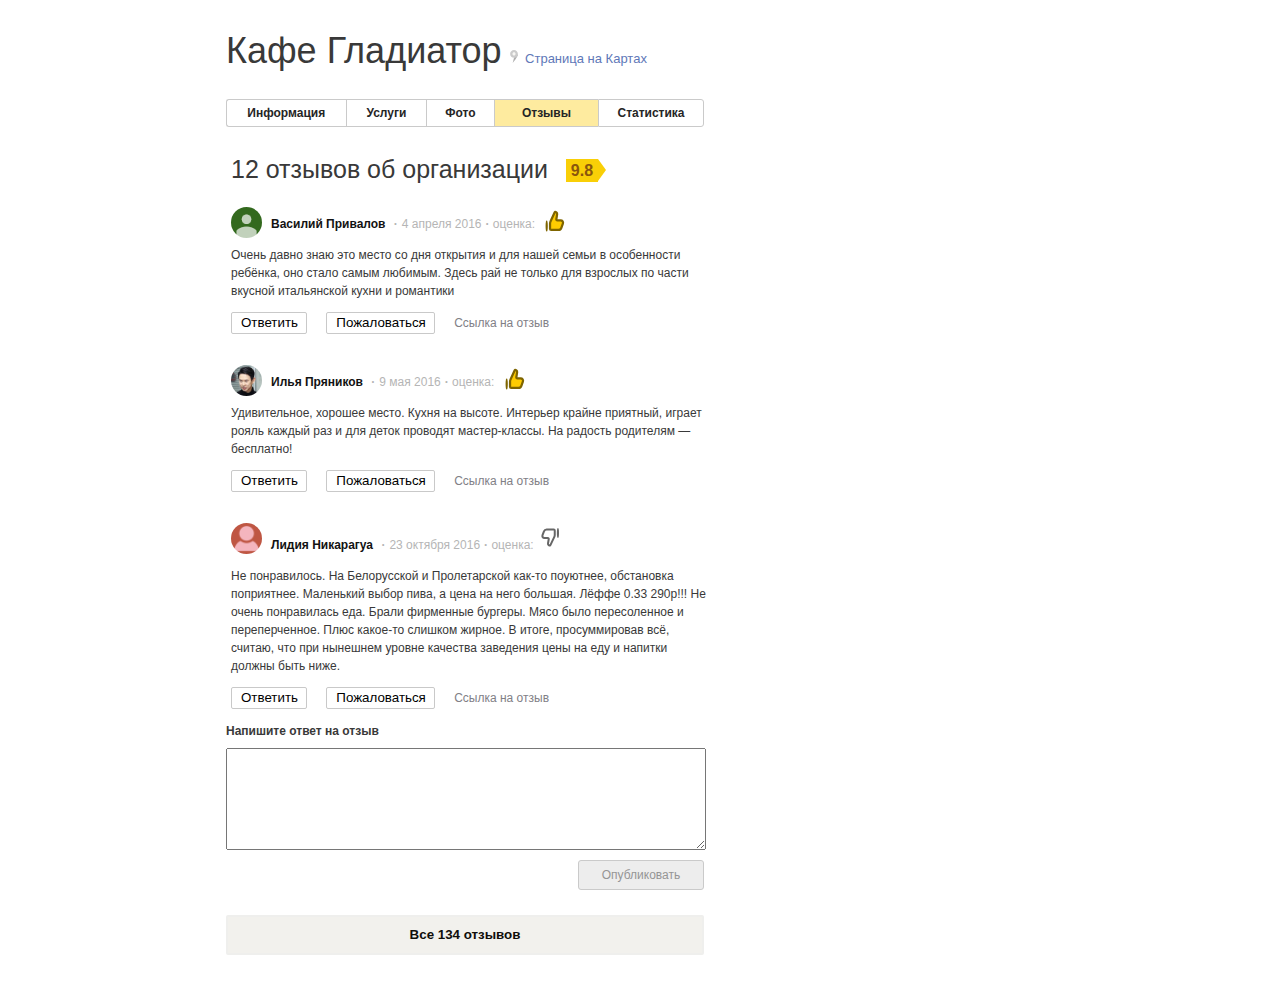
<file: homework1/Елизавета Ченчик/reviews.html>
<!DOCTYPE html>
<html>
<head>
	<title>Reviews</title>
	<meta charset="utf-8">
	<style type="text/css">
			        *
	{
	    margin: 0;
	    padding: 0;
	}

	html
	{
	    font-family: Arial,Helvetica,sans-serif;

	    color: #393939;
	}

	.main_wrapper
	{
	    width: 478px;
	    margin-bottom: 50px;
	    margin-left: 226px;
	}

	header
	{
	    width: 100%;
	}

	h1
	{
	    font-family: Arial,Helvetica,sans-serif;
	    font-size: 36px;
	    font-weight: 400;

	    display: inline-block;

	    margin: 30px 4px 27px 0;

	    color: #393939;
	}


	.maps_link
	{
	    font-size: 13px;

	    color: #6078b8;
	}

	.maps_link:before
	{
	    margin-right: 7px;

	    content: url('location_mark.svg');
	}

	ul
	{
	    font-size: 0;

	    display: block;
	}

	nav li
	{
	    font-size: 12px;
	    font-weight: 600;
	    line-height: 26px;

	    display: inline-block;

	    box-sizing: border-box;

	    list-style-type: none;

	    text-align: center;

	    border-width: 1px;
	    border-style: solid;
	    border-color: #cacaca;
	    border-right-width: 0;
	}

	nav li:active,
	nav li:hover,
	button:hover,
	button:active,
	.active
	{
	    background: #feeb9f;
	}

	nav li:first-child
	{
	    width: 25%;

	    border-top-left-radius: 3px;
	    border-bottom-left-radius: 3px;
	}

	nav li:nth-child(2)
	{
	    width: 16.9%;
	}

	nav li:nth-child(3)
	{
	    width: 14.09%;
	}


	nav li:nth-child(4)
	{
	    width: 21.9%;
	}


	nav li:last-child
	{
	    width: 22.06%;

	    border-right-width: 1px;
	    border-top-right-radius: 3px;
	    border-bottom-right-radius: 3px;
	}


	nav li a
	{
	    color: #252525;
	}


	a
	{
	    text-decoration: none;
	}

	.comments
	{
	    width: 100%;
	    margin: 28px 18px 0 5px;
	}


	h2
	{
	    font-size: 25px;
	    font-weight: 400;

	    display: block;
	    float: left;

	    margin: 0 18px 0 0;
	}

	.point_label
	{
	    font-weight: 600;
	    line-height: 23px;

	    position: relative;

	    display: inline-block;

	    width: 32px;
	    height: 23px;
	    margin-top: 4px;

	    text-align: center;

	    color: #8a560d;
	    background-color: #f9cf07;
	}

	.point_label:after
	{
	    position: absolute;
	    right: -19.5px;

	    content: '';

	    border: 11.7px solid transparent;
	    border-left: 8px solid #f9cf07;
	}


	.avatar
	{
	    display: inline-block;
	    float: left;

	    height: 31px;

	    border-radius: 20px;
	}

	.comments header
	{
	    float: left;
	}

	.feedback
	{
	    font-size: 12px;

	    margin-top: 23px;
	}

	.feedback header
	{
	    margin-bottom: 5px;

	    color: #b5b5b5;
	}

	.from
	{
	    margin-top: 23px;
	    margin-bottom: 0;
	    padding: 0;
	}

	.name
	{
	    font-weight: 600;
	    line-height: 34px;

	    margin-right: 5px;
	    margin-left: 9px;

	    color: #121212;
	}

	time:before
	{
	    font-weight: 600;

	    padding-right: 4px;

	    content: '·';
	}

	time:after
	{
	    font-weight: 600;

	    padding-left: 4px;

	    content: '·';
	}

	.like
	{
	    display: block;
	    float: right;

	    margin-right: 140px;
	}

	.like2
	{
	    display: block;
	    float: right;

	    margin-right: 180px;
	}

	.feedback p
	{
	    line-height: 1.5;
	}

	.feedback footer
	{
	    margin-top: 12px;
	    margin-bottom: -15px; /*иначе уползает, разобраться бы почему*/
	}

	.feedback button
	{
	    line-height: 20px;

	    margin-right: 16px;
	    padding-right: 8px;
	    padding-left: 9px;

	    border: #c9c9c9 1px solid;
	    border-radius: 2px;
	    background: #fff;
	}

	.link_review
	{
	    color: #818086;
	}

	button:hover
	{
	    background: #ffec9e;
	}

	.add_feedback
	{
	    display: block;

	    width: 478px;
	    margin-top: 30px;
	}

	.add_feedback label
	{
	    font-size: 12px;
	    font-weight: 800;
	    line-height: 14px;

	    display: block;

	    box-sizing: content-box;
	    margin: 20px 0 10px 0;
	}

	.add_feedback textarea
	{
	    width: 100%;
	    height: 100px;
	    margin-bottom: 6px;
	}

	.btn_add
	{
	    font-size: 12px;

	    float: right;

	    width: 126px;
	    margin-bottom: 25px;
	    padding: 7px;

	    color: #959595;
	    border: 1px #cacaca solid;
	    border-radius: 3px 3px;
	    background: #ededed;
	}

	.all_comments
	{
	    font-weight: 600;
	    line-height: 36px;

	    width: 100%;

	    color: #0f0e0a;
	    border: 2px #efefed solid;
	    border-radius: 2px;
	    background: #f2f1ed;
	}

	</style>
</head>

<body>
	<div class="main_wrapper">
		<header>
			<h1>Кафе Гладиатор</h1> 
				<a href="#" class="maps_link">Страница на Картах</a>
			<nav>
				<ul>
					<li><a href="#">Информация</a></li>
					<li><a href="#">Услуги</a></li>
					<li><a href="#">Фото</a></li>
					<li class="active"><a href="#">Отзывы</a></li>
					<li><a href="#">Статистика</a></li>
				</ul>
			</nav>
		</header>

		<article class="comments">
			<header>
				<h2>12 отзывов об организации</h2>
				<figure class="point_label">9.8</figure>
			</header>

			<section class="feedback"> 
				<header class="from">
				<figure>
					<img src="guest1.jpg" class="avatar">
				</figure>
					<span class="name">Василий Привалов</span> 
					<time>4 апреля 2016</time>
					<span class="rating">оценка:</span>
					<img src="like.svg" class="like">
				</header>
				<p>Очень давно знаю это место со дня открытия и для нашей семьи в особенности ребёнка, оно стало самым любимым. Здесь рай не только для взрослых по части вкусной итальянской кухни и романтики</p>
				<footer>
					<button class="answer">Ответить</button>
					<button class="complain">Пожаловаться</button>
					<a href="#" class="link_review">Ссылка на отзыв</a>
				</footer>
			</section>


			<section class="feedback">
				<header class="from">
				<figure>
					<img src="d10.jpg" class="avatar">
				</figure>
					<span class="name">Илья Пряников</span> 
					<time>9 мая 2016</time>
					<span class="rating">оценка:</span>
					<img src="like.svg" class="like2">
				</header>
				<p>Удивительное, хорошее место. Кухня на высоте. Интерьер крайне приятный, играет рояль каждый раз и для деток проводят мастер-классы. На радость родителям — бесплатно!</p>
				<footer>
					<button class="answer">Ответить</button>
					<button class="complain">Пожаловаться</button>
					<a href="#" class="link_review">Ссылка на отзыв</a>
				</footer>
			</section>


			<section class="feedback">
				<header class="from">
				<figure>
					<img src="guest2.png" class="avatar">
				</figure>
					<span class="name">Лидия Никарагуа</span> 
					<time>23 октября 2016</time>
					<span class="rating">оценка:</span>
					<img src="dislike.svg" class="dislike">
				</header>
				<p>Не понравилось. На Белорусской и Пролетарской как-то поуютнее, обстановка поприятнее. Маленький выбор пива, а цена на него большая. Лёффе 0.33 290р!!! Не очень понравилась еда. Брали фирменные бургеры. Мясо было пересоленное и переперченное. Плюс какое-то слишком жирное. В итоге, просуммировав всё, считаю, что при нынешнем уровне качества заведения цены на еду и напитки должны быть ниже.</p>
				<footer>
					<button class="answer">Ответить</button>
					<button class="complain">Пожаловаться</button>
					<a href="#" class="link_review">Ссылка на отзыв</a>
				</footer>
			</section>
		</article>

		<form class="add_feedback">
			<label>Напишите ответ на отзыв</label>
			<textarea></textarea>
			<input type="submit" name="" value="Опубликовать" disabled class="btn_add">
		</form>
		<button class="all_comments">Все 134 отзывов</button>
	</div>
</body>
</html>
</file>
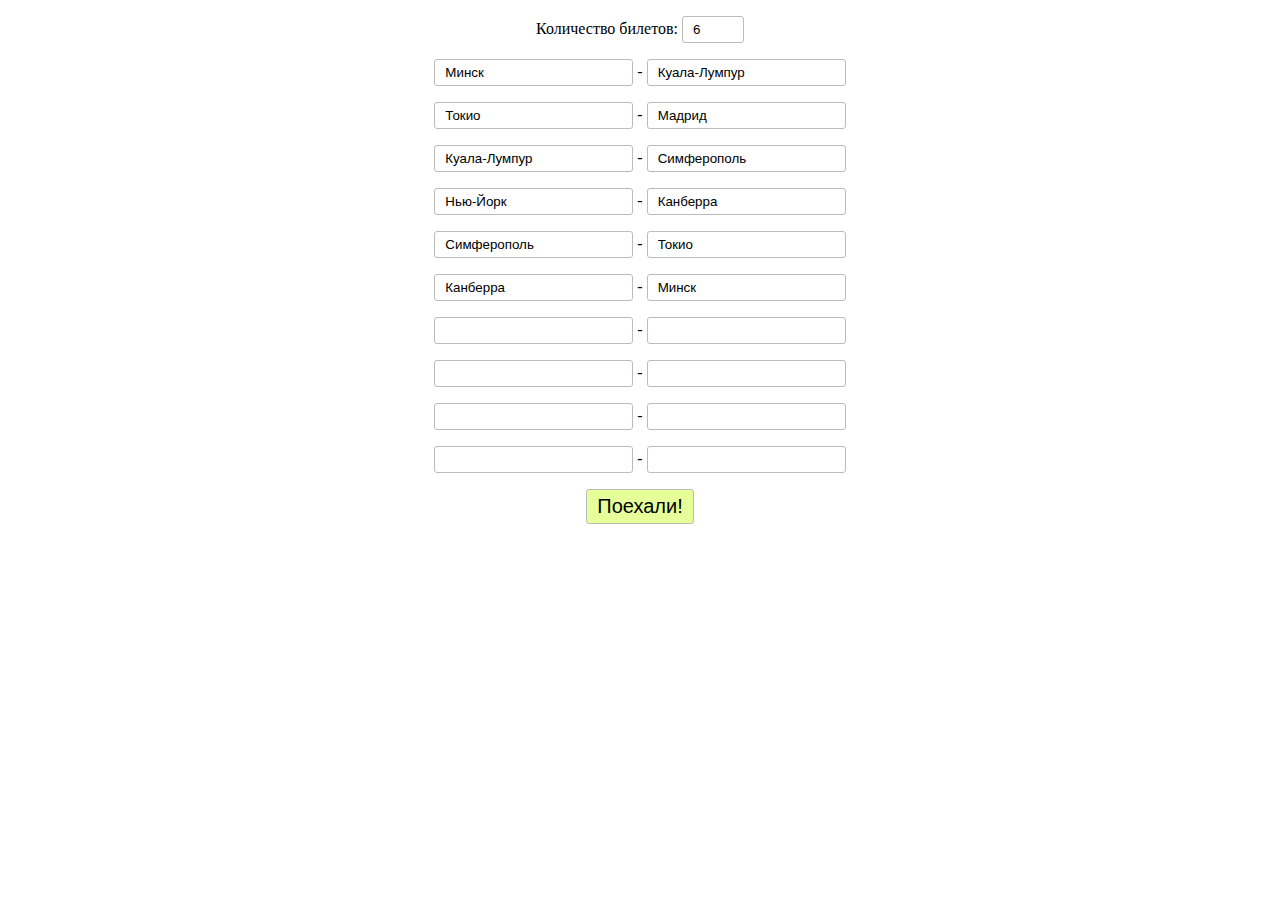
<file: homework2/Айсель Шерфединова/tickets.html>
<!DOCTYPE html>
<html lang="en">
    <head>
        <meta charset="UTF-8">
        <meta name="viewport" content="width=device-width, initial-scale=1.0">
        <title>Помогите Василию</title>
        <style>
            main {
                text-align: center;
            }
            button, input {
                padding: 5px 10px;

                border: 1px solid #bbb;
                border-radius: 3px;
                outline: none;
            }
            button {
                font-size: 20px;

                background: hsl(75, 100%, 80%);;
            }
            button:hover, button:focus {
                transition-duration: 0.2s;

                background: hsl(75, 100%, 64%);
            }

            input[type="number"] {
                width: 3em;

                -moz-appearance: textfield;
            }
            input[type="number"]::-webkit-inner-spin-button, input[type="number"]::-webkit-outer-spin-button {
                -webkit-appearance: none;
            }
            input:focus {
                background: hsl(75, 100%, 80%);
            }          
        </style>
    </head>
    <body>
        <main>
            <p>
                <label for="num">Количество билетов:</label>
                <input type="number" id="num" value="6">
            </p>
            <p>
                <input type="text" id="from0" value="Минск">
                -
                <input type="text" id="to0" value="Куала-Лумпур">
            </p>
            <p>
                <input type="text" id="from1" value="Токио">
                -
                <input type="text" id="to1" value="Мадрид">
            </p>
            <p>
                <input type="text" id="from2" value="Куала-Лумпур">
                -
                <input type="text" id="to2" value="Симферополь">
            </p>
            <p>
                <input type="text" id="from3" value="Нью-Йорк">
                -
                <input type="text" id="to3" value="Канберра">
            </p>
            <p>
                <input type="text" id="from4" value="Симферополь">
                -
                <input type="text" id="to4" value="Токио">
            </p>
            <p>
                <input type="text" id="from5" value="Канберра">
                -
                <input type="text" id="to5" value="Минск">
            </p>
            <p>
                <input type="text" id="from6">
                -
                <input type="text" id="to6">
            </p>
            <p>
                <input type="text" id="from7">
                -
                <input type="text" id="to7">
            </p>
            <p>
                <input type="text" id="from8">
                -
                <input type="text" id="to8">
            </p>
            <p>
                <input type="text" id="from9">
                -
                <input type="text" id="to9">
            </p>
            <button id="button" >Поехали!</button>
        </main>
        <script>
            var n, 
                from = [], 
                to = [], 
                toIdx = [], 
                path = [];

            function startIndex() {
                var start = -1;
                for (var i = 0; i < n; i++) {
                    if (toIdx[i] === -1) {
                        if (start !== -1)
                            return -1;
                        start = i;
                    }
                }
                return start;
            }
            function makePath() {
                n = +document.getElementById('num').value;
                from.length = 0;
                to.length = 0;
                toIdx.length = 0;
                path.length = 0;

                for (var i = 0; i < n; i++) {
                    from[i] = document.getElementById('from' + i).value;
                    to[i] = document.getElementById('to' + i).value;
                }

                toIdx = from.map(function(item) {
                    return to.indexOf(item);
                });

                path[0] = startIndex();
                if (path[0] === -1) {
                    alert("построить маршрут невозможно!");
                    return;
                }

                var res = from[path[0]];
                for (var i = 1; i < n; i++) {
                    path[i] = toIdx.indexOf(path[i - 1]);
                    if (path[i] === -1) {
                        alert("построить маршрут невозможно!");
                        return;
                    }
                    res += " - " + from[path[i]];
                }
                res += " - " + to[path[n - 1]];
                alert(res);
            }
            document.getElementById('button').onclick = makePath;
        </script>
    </body>
</html>
</file>
<file: homework1/Илья Дегтярёв/style.css>
body {

    padding:0;
    font-family: Arial,Helvetica,sans-serif;
    height: 100%;
}

.header {
    position: relative;
    display: inline-block;
}

.header-title {
    display: inline-block;
    margin: 30px 4px 30px 4px;
    color: #4a4a4a;
    height:33px;
    line-height: 33px;
    font-weight: 400;
}


.header-maplink {
    display: inline-block;
    height: 10px;
    font-size: 13px;
    line-height: 10px;
    margin-left: 20px;
    color: #04b;
    text-decoration: none;
}
.header-maplink:hover {
     color: #c00;
 }

.header-maplink:before {
    content: '';
    background: url(icon1.svg) 0 0 no-repeat;
    position: absolute;
    left:258px;
    top:44px;
    width: 20px;
    height: 25px;
    display: inline-block;
    z-index: 1;
}


.menu {
    display: table; position: relative;
    width: 550px; height: 25px;
}

.menu-btn {
    font-size: 12px;
    line-height: 12px;
    display: table-cell;
    text-align: center; vertical-align: middle;
    width: 20%;
    padding: 7px;
    border: 1px #cacaca solid;
    background: #ffffff;
    color: #000;
}
.menu-btn:nth-child(2),
.menu-btn:nth-child(3),
.menu-btn:nth-child(4),
.menu-btn:nth-child(5){
    border-left: none;
}
.menu-btn:first-child {
    border-radius: 3px 0 0 3px;
}
.menu-btn:last-child {
    border-radius: 0 3px 3px 0;
}
.menu-btn:hover {
    cursor: pointer;
    background: #feec9a;
}
.menu-btn:focus {
    outline: none;
}

.top {
    display: inline-block;
    position: relative;
}

.top-title {
    font-size: 23px;
    line-height: 21px;
    position: relative;
    display: inline-block;
}

.top-score {
    display: inline-block;
    position: relative;
    height: 15px;
    line-height: 15px;
    background: #fcd21e;
    padding: 7px 8px 7px 8px;
    font-size: 19px;
    margin-left: 5px;
}
.top-score:before {
    content: '';
    background: #fcd21e;
    position: absolute;
    left: 32.5px;
    top: 4.5px;
    width: 20px;
    height: 20px;
    z-index: -1;
    transform: rotate(45deg);
}

.feedback {
    position: relative;
    display: inline-block;;
    width: 550px;
}
.feedback-one {
    position: relative;
    display: inline-block;
}
.feedback-one-name{
    display: inline-block;
    position: relative;
    height:30px;
    margin-bottom: 20px;
}
.feedback-one-name-avatar {
    width: 35px;
    border-radius: 20px 20px;
    display: inline-block;
    position: relative;
}
.feedback-one-name-username {
    display: inline-block;
    font-weight: bold;
    font-size: 14px;
    text-align: center;
    line-height: 16px;
    margin: 10px 0 10px 10px;
    vertical-align: top;
}

.feedback-one-name-date {
    display: inline-block;
    vertical-align: top;
    margin: 10px 0 10px 10px;
    font-size: 12px;
    text-align: center;
    line-height: 18px;
}
.feedback-one-name-date:before {
    background-color:#cacaca;
    width:3px;
    height:3px;
    content:"";
    float:left;
    margin:6px 6px 0 0;
    overflow:hidden;
}

.feedback-one-name-vote {
    display: inline-block;
    vertical-align: top;
    margin: 10px 10px 10px 10px;
    font-size: 12px;
    text-align: center;
    line-height: 18px;
}
.feedback-one-name-vote:before {
    background-color:#cacaca;
    width:3px;
    height:3px;
    content:"";
    float:left;
    margin:6px 6px 0 0;
    overflow:hidden;
}

.feedback-one-name-icon {
    background: url("like.svg") 0 0 no-repeat;
    width: 25px;
    height: 27px;
    display: inline-block;
    position: relative;
    padding: 0 0 10px 0;
    margin: 0 0 0 0;
}

.feedback-one-text {
    display: block;
    position: relative;
    line-height: 18px;
    font-size: 13px;
    font-weight: 500;
    text-align: left;
}

.feedback-one-btn {
    display: inline-block;
    position: relative;
    width:100%;
    margin-top: 10px;
}

.feedback-one-btn-btn {
    font-size: 12px;
    line-height: 12px;
    display: table-cell;
    text-align: center;
    vertical-align: middle;
    width: 20%;
    padding: 5px;
    border: 1px #cacaca solid;
    background: #ffffff;
    color: #000;
    position: relative;
    margin-right: 20px;
    border-radius: 3px 3px;
    cursor: pointer;
}

.feedback-one-btn-link {
    line-height: 18px;
    font-size: 13px;
    color: #999;
    text-align: left;
    height: 10px;
    margin-left: 15px;
    text-decoration: none;
}
.feedback-one-btn-link:hover {
    color: #c00;
}

.add-feedback {
    display: block;
    width: 100%;
}

.add-feedback-title {
    font-weight: 600;
    font-size: 14px;
    line-height: 14px;
    display: block;
    box-sizing: content-box;
    margin: 20px 0 10px 0;
}

.add-feedback-textarea {
    width: 100%;
    height: 100px;
    border: 1px #c9c9c9 solid;
    border-radius: 3px 3px;
    resize: none;

}

.add-feedback-btn{
    font-size: 12px;
    line-height: 12px;
    display: table-cell;
    text-align: center;
    vertical-align: middle;
    width: 20%;
    padding: 7px;
    border: 1px #cacaca solid;
    background: #ffffff;
    color: #000;
    position: relative;
    border-radius: 3px 3px;
    cursor: pointer;
    float: right;
    margin-bottom: 25px;
}

.all-feedback {
    font-size: 15px;
    line-height: 15px;
    width: 100%;
    padding: 10px;
    border: 1px #cacaca solid;
    background: #cacaca;
    color: #000;
    border-radius: 3px 3px;
    cursor: pointer;
}

.header-top {
    display: block;
    margin: 15px 10px 0 10px;
    width: 1280px;
    border: 1px #e9e9e9 solid;
    height: 75px;
}

.header-top-logo {
    display: inline-block;
    background-image: url("logo.png");
    background-repeat: no-repeat;
    width: 144px;
    height: 38px;
    position: relative;
    margin: 21px 0 21px 21px;
}

.body-wrap {
    padding-left:400px;
    padding-right:400px;
    height: 100%;
    display: block;
    margin: 0 10px 0 10px;
    width: 480px;
    border-left: 1px #e9e9e9 solid;
    border-right: 1px #e9e9e9 solid;
    border-bottom: 1px #e9e9e9 solid;
}

.header-top-search {
    position: relative;
    height: 100px;
    line-height: 0;
    display: inline-block;
    vertical-align: middle;
    margin-left: 200px;
}

.header-top-input {
    border: 1px #d9d9d9 solid;
    border-radius: 3px 0 0 3px;
    width: 385px;
    height: 29px;
    font-size: 15px;
    margin-left: 22px;
    box-sizing: border-box;
    padding: 10px;
}

.header-top-btn {
    display: inline-block;
    width: 70px;
    height: 29px;
    background-color: #ffffff;
    border: 1px #d9d9d9 solid;
    border-radius: 0 3px 3px 0;
    font-size: 15px;
}

.header-top-avatar {
    position: relative;
    display: inline-block;
    height: 41px;
    width: 41px;
    margin: 17px 28px;
    float: right;
    border-radius: 30px;
}

.header-nav {
    display: block;
    margin: 0 10px 0 10px;
    width: 930px;
    border-left: 1px #e9e9e9 solid;
    border-right: 1px #e9e9e9 solid;
    border-bottom: 1px #e9e9e9 solid;
    height: 57px;
    vertical-align: top;
    padding-left: 350px;
}

.header-nav-a {
    display: inline-block;
    position: relative;
    height: 55px;
    margin-left: 40px;
    font-size: 15px;
    line-height: 57px;
    cursor: pointer;
    text-decoration: none;
    vertical-align: top;
    color: #000;
}

.active {
    border-bottom: 3px inset;
    border-color: #000000;
}
.active-btn {
    cursor: pointer;
    background: #feec9a;
}

.header-nav-a:hover {
    color: #cc0000;
    border-bottom: 3px inset;
    border-color: #000000;
}

.hover:hover {
    border: 1px #b3b3b3 solid;
}
.hover:focus {
    outline: none;
}
</file>
<file: homework1/Кирилл Мартынов/css/style.css>
* {
  padding: 0;
  margin: 0; }

body {
  font-family: Helvetica, sans-serif;
  font-size: 16px; }

li {
  list-style-type: none;
  transition: all 0.2s ease-in-out; }

a {
  text-decoration: none; }

h1 {
  font-weight: 400; }

main {
  width: 480px; }

main,
.main-nav > ul {
  margin-left: 280px; }

.main-nav {
  border-bottom: 1px solid #000; }

.main-nav > ul {
  display: flex;
  flex-direction: row;
  justify-content: start; }
  .main-nav > ul li {
    box-sizing: border-box;
    margin-right: 20px;
    padding-top: 1.5em;
    padding-bottom: 1.5em;
    border: 2px solid transparent; }
    .main-nav > ul li:hover {
      border-bottom: 2px solid #000; }
  .main-nav > ul a {
    font-size: 1em;
    color: #3c3c3c;
    padding: 1.5em 0; }

.heading-container,
section header,
ul {
  display: flex;
  align-items: center; }

.main-header .heading-container {
  margin: 2em 0; }
  .main-header .heading-container a {
    font-size: 0.875em;
    align-self: flex-end; }
    .main-header .heading-container a i {
      margin-left: 0.5em;
      margin-right: 0.3em; }
.main-header li {
  border: 1px solid rgba(0, 0, 0, 0.3); }
  .main-header li:hover, .main-header li.active-link {
    background-color: #FEEB9E; }
  .main-header li:first-child {
    border-radius: 5px 0 0 5px;
    border-right: 0; }
  .main-header li:last-child {
    border-radius: 0 5px 5px 0;
    border-left: 0; }
  .main-header li:nth-child(3) {
    border-left: 0;
    border-right: 0; }
  .main-header li a {
    display: block;
    font-size: 0.8em;
    padding: 0.4em 1.5em;
    color: #000; }

section article {
  margin-bottom: 2em; }
section h2 {
  font-weight: 500; }
section .heading-container {
  margin: 1.5em 0; }
  section .heading-container span {
    display: block;
    position: relative;
    background-color: #FCCA00;
    width: 35px;
    height: 25px;
    line-height: 25px;
    text-align: center;
    margin: 0 0 0 1.5em; }
    section .heading-container span::after {
      content: "";
      position: absolute;
      left: 35px;
      top: 0;
      width: 0;
      height: 0;
      border-bottom: 12px solid transparent;
      border-right: 6px solid #FCCA00;
      border-left: 13px solid transparent;
      border-top: 13px solid transparent;
      transform: rotateY(-180deg);
      clear: both; }

.profile-header {
  font-size: 0.875em;
  margin-bottom: 0.5em; }
  .profile-header .profile-photo {
    border-radius: 50%;
    width: 35px;
    border: 2px solid rgba(0, 0, 0, 0.6); }
  .profile-header .profile-name,
  .profile-header .profile-score {
    margin: 0 0.5em; }
  .profile-header .profile-date,
  .profile-header .profile-score {
    color: rgba(0, 0, 0, 0.7); }
  .profile-header .profile-date::before, .profile-header .profile-date::after {
    content: "";
    display: block;
    width: 2px;
    height: 2px;
    margin: 7px 5px 0 5px;
    border-radius: 50%;
    background-color: rgba(0, 0, 0, 0.7); }
  .profile-header .profile-date::before {
    float: left; }
  .profile-header .profile-date::after {
    float: right; }
  .profile-header i {
    font-size: 2.2em;
    color: #FCCA00;
    align-self: flex-start; }

.profile-comment {
  font-size: 0.8em;
  margin-bottom: 1em;
  line-height: 1.5; }
  .profile-comment a {
    color: rgba(0, 0, 0, 0.5); }
    .profile-comment a:hover {
      color: black; }

.textarea-answer {
  width: 100%; }
  .textarea-answer h5 {
    margin: 1.5em 0 1em 0; }
  .textarea-answer textarea {
    width: inherit;
    height: 100px; }
  .textarea-answer a {
    font-size: 0.875em;
    display: block;
    border-radius: 4px;
    background-color: #eee;
    float: right;
    color: rgba(0, 0, 0, 0.5);
    padding: 0.5em 1.5em;
    margin-top: 0.5em; }
    .textarea-answer a:hover {
      color: rgba(0, 0, 0, 0.8);
      background-color: rgba(238, 238, 238, 0.8); }

.profile-footer a {
  display: block;
  padding: 0.3em 1em;
  font-size: 0.7em;
  color: rgba(0, 0, 0, 0.7); }
  .profile-footer a:hover {
    color: black; }
.profile-footer li:not(:last-child) {
  margin-right: 1em;
  border-radius: 3px;
  border: 1px solid rgba(0, 0, 0, 0.3); }
  .profile-footer li:not(:last-child):hover {
    background-color: #FEEB9E; }
  .profile-footer li:not(:last-child) a {
    color: black; }

.show-all-reviews {
  display: block;
  text-align: center;
  color: #000;
  margin: 1em 0;
  padding: 0.5em 0;
  border-radius: 4px;
  background-color: #eee; }
  .show-all-reviews:hover {
    color: rgba(0, 0, 0, 0.7); }

.clearfix::after {
  content: "";
  display: table;
  clear: both; }

/*# sourceMappingURL=style.css.map */
</file>
